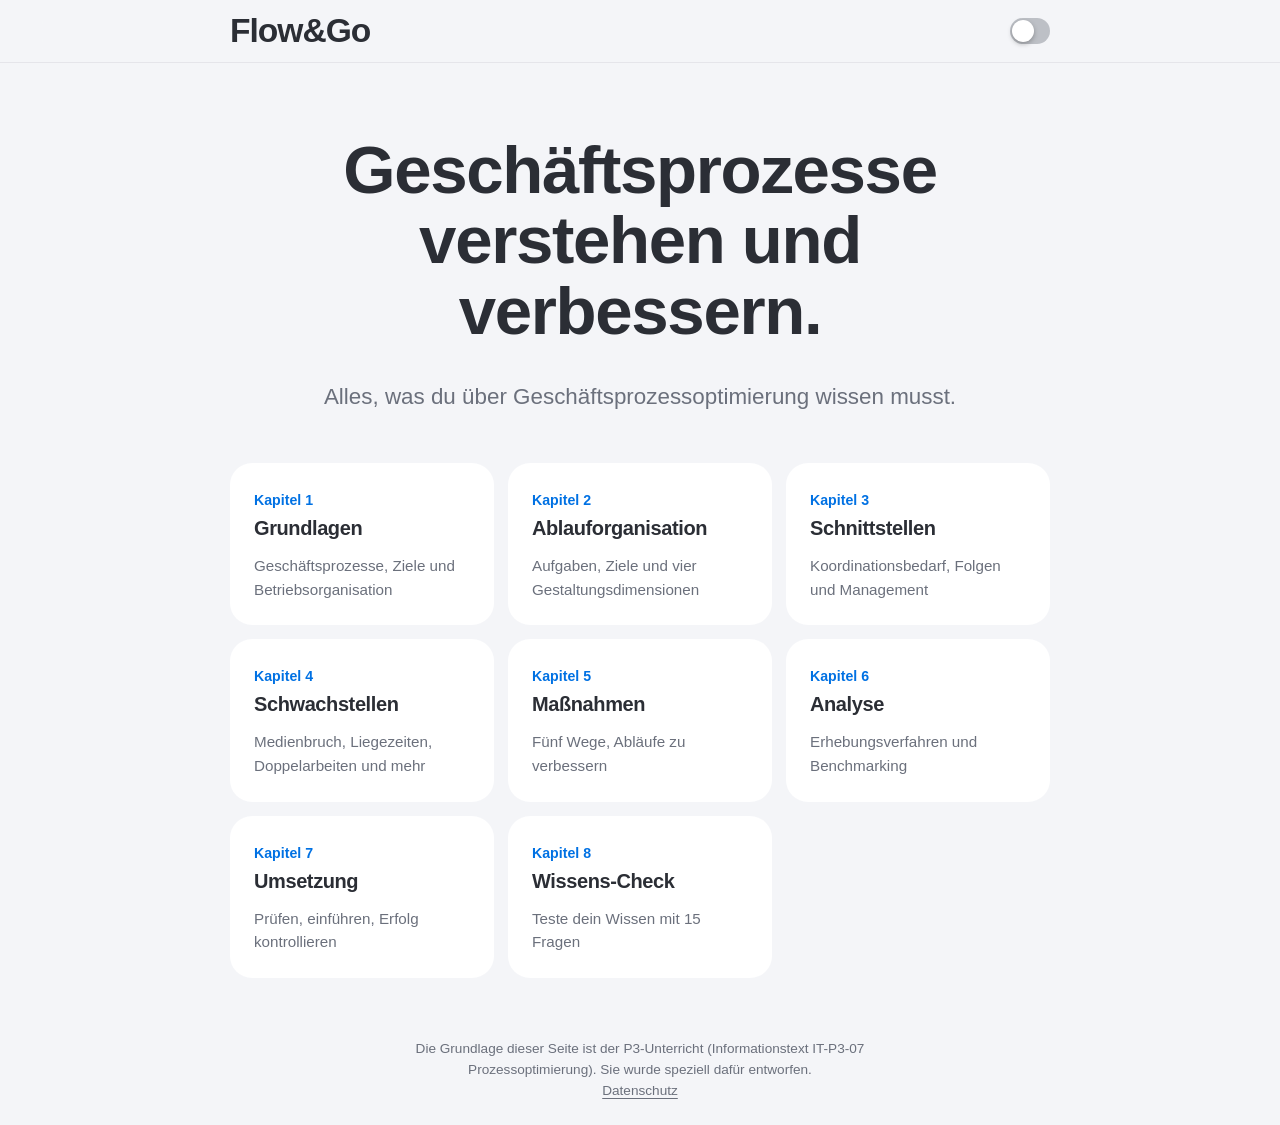
<file: index.html>
<!DOCTYPE html>
<html lang="de">
<head>
<meta charset="utf-8">
<meta name="viewport" content="width=device-width, initial-scale=1, viewport-fit=cover">
<meta name="description" content="Alles, was du über Geschäftsprozessoptimierung wissen musst.">
<title>Flow&amp;Go</title>
<link rel="icon" type="image/png" href="[data-uri]">
<script src="js/theme-init.js"></script>
<link rel="stylesheet" href="css/tokens.css">
<link rel="stylesheet" href="css/base.css">
<link rel="stylesheet" href="css/layout.css">
<link rel="stylesheet" href="css/components.css">
<link rel="stylesheet" href="css/motion.css">
</head>
<body>
<a class="skip" href="#inhalt">Zum Inhalt springen</a>
<header class="bar"><a class="brand" href="index.html">Flow&amp;Go</a><button id="theme" type="button" role="switch" aria-checked="false" aria-label="Dunkelmodus"></button></header>
<main id="inhalt">
<section class="page" id="home">
<h1>Geschäftsprozesse<br>verstehen und verbessern.</h1>
<p class="sub">Alles, was du über Geschäftsprozessoptimierung wissen musst.</p>
<div class="tiles">
<a class="tile" href="pages/grundlagen.html"><small>Kapitel 1</small><h3>Grundlagen</h3><p>Geschäftsprozesse, Ziele und Betriebsorganisation</p></a>
<a class="tile" href="pages/ablauforganisation.html"><small>Kapitel 2</small><h3>Ablauforganisation</h3><p>Aufgaben, Ziele und vier Gestaltungsdimensionen</p></a>
<a class="tile" href="pages/schnittstellen.html"><small>Kapitel 3</small><h3>Schnittstellen</h3><p>Koordinationsbedarf, Folgen und Management</p></a>
<a class="tile" href="pages/schwachstellen.html"><small>Kapitel 4</small><h3>Schwachstellen</h3><p>Medienbruch, Liegezeiten, Doppelarbeiten und mehr</p></a>
<a class="tile" href="pages/massnahmen.html"><small>Kapitel 5</small><h3>Maßnahmen</h3><p>Fünf Wege, Abläufe zu verbessern</p></a>
<a class="tile" href="pages/analyse.html"><small>Kapitel 6</small><h3>Analyse</h3><p>Erhebungsverfahren und Benchmarking</p></a>
<a class="tile" href="pages/umsetzung.html"><small>Kapitel 7</small><h3>Umsetzung</h3><p>Prüfen, einführen, Erfolg kontrollieren</p></a>
<a class="tile" href="pages/quiz.html"><small>Kapitel 8</small><h3>Wissens-Check</h3><p>Teste dein Wissen mit 15 Fragen</p></a>
</div>
</section>
</main>
<footer><p>Die Grundlage dieser Seite ist der P3-Unterricht (Informationstext IT-P3-07 Prozessoptimierung). Sie wurde speziell dafür entworfen.</p><p><a href="pages/datenschutz.html">Datenschutz</a></p></footer>
<script src="js/main.js" defer></script>
</body>
</html>
</file>
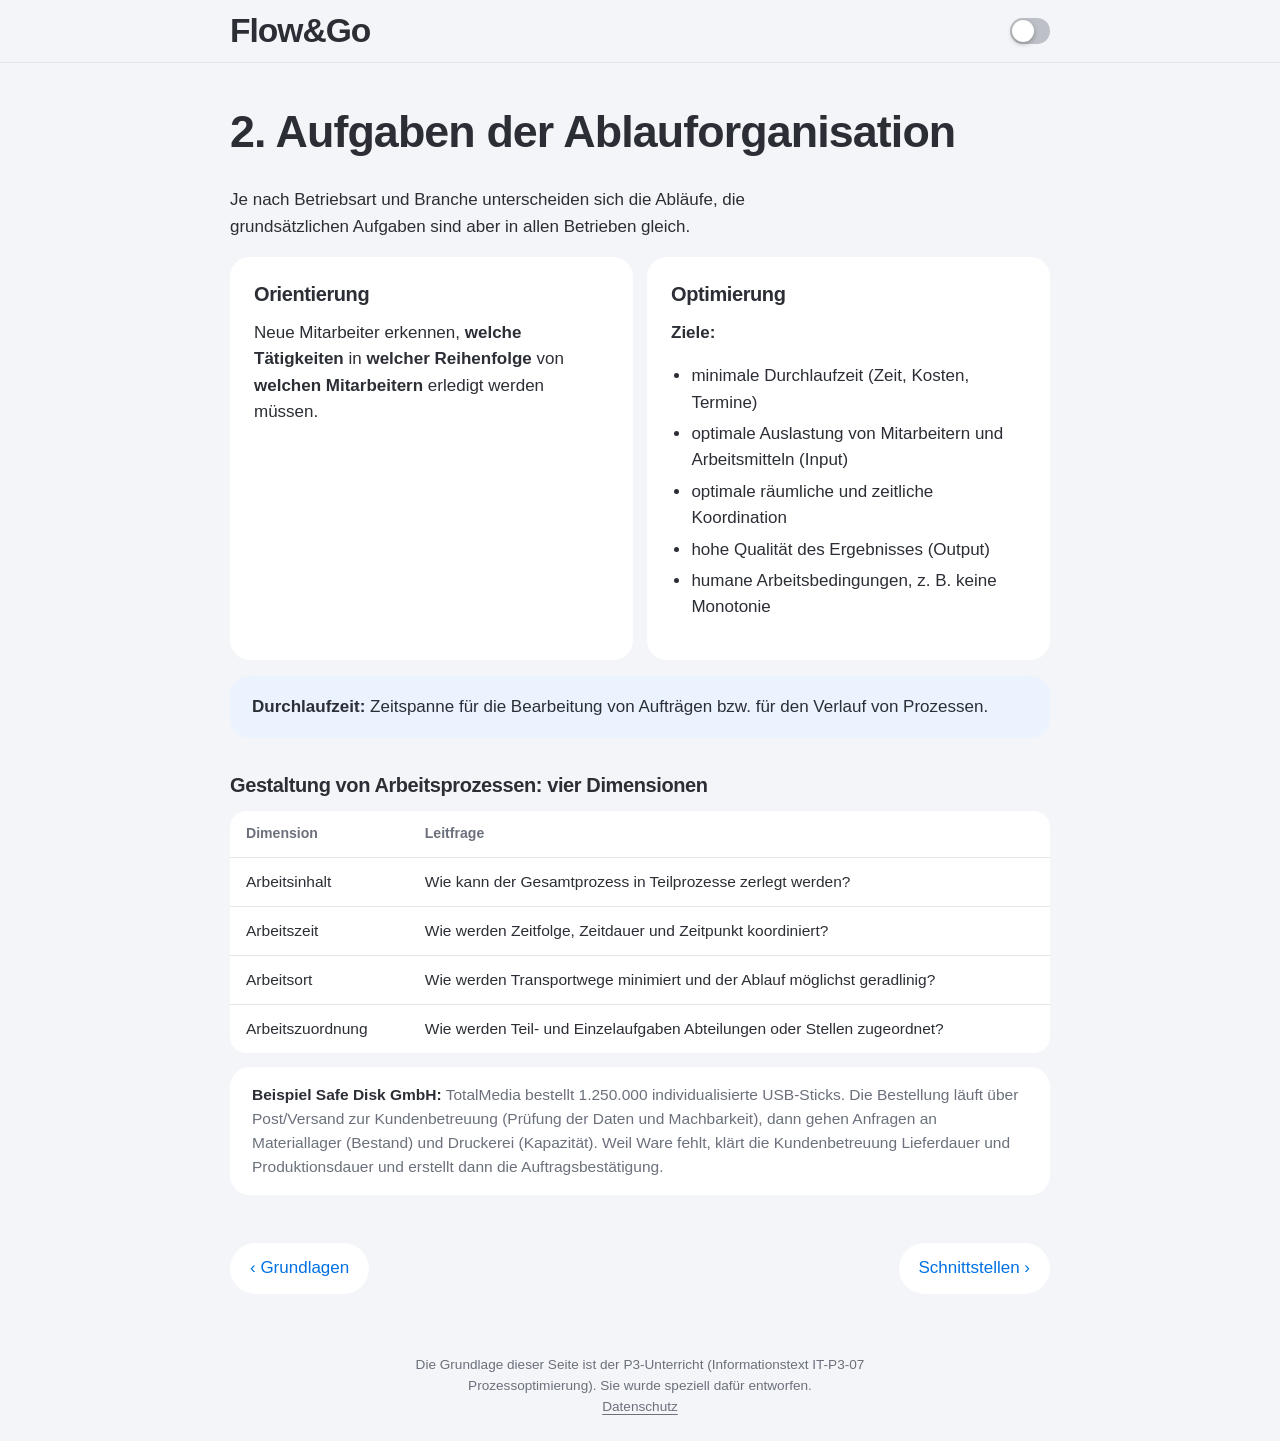
<file: pages/ablauforganisation.html>
<!DOCTYPE html>
<html lang="de">
<head>
<meta charset="utf-8">
<meta name="viewport" content="width=device-width, initial-scale=1, viewport-fit=cover">
<meta name="description" content="Aufgaben, Ziele und vier Gestaltungsdimensionen">
<title>Flow&amp;Go</title>
<link rel="icon" type="image/png" href="[data-uri]">
<script src="../js/theme-init.js"></script>
<link rel="stylesheet" href="../css/tokens.css">
<link rel="stylesheet" href="../css/base.css">
<link rel="stylesheet" href="../css/layout.css">
<link rel="stylesheet" href="../css/components.css">
<link rel="stylesheet" href="../css/motion.css">
</head>
<body>
<a class="skip" href="#inhalt">Zum Inhalt springen</a>
<header class="bar"><a class="brand" href="../index.html">Flow&amp;Go</a><button id="theme" type="button" role="switch" aria-checked="false" aria-label="Dunkelmodus"></button></header>
<main id="inhalt">
<article class="page" id="ablauf">
<h2>2. Aufgaben der Ablauforganisation</h2>
<p>Je nach Betriebsart und Branche unterscheiden sich die Abläufe, die grundsätzlichen Aufgaben sind aber in allen Betrieben gleich.</p>
<div class="grid">
<div class="card"><h3>Orientierung</h3>Neue Mitarbeiter erkennen, <b>welche Tätigkeiten</b> in <b>welcher Reihenfolge</b> von <b>welchen Mitarbeitern</b> erledigt werden müssen.</div>
<div class="card"><h3>Optimierung</h3><b>Ziele:</b><ul><li>minimale Durchlaufzeit (Zeit, Kosten, Termine)</li><li>optimale Auslastung von Mitarbeitern und Arbeitsmitteln (Input)</li><li>optimale räumliche und zeitliche Koordination</li><li>hohe Qualität des Ergebnisses (Output)</li><li>humane Arbeitsbedingungen, z. B. keine Monotonie</li></ul></div>
</div>
<div class="def"><b>Durchlaufzeit:</b> Zeitspanne für die Bearbeitung von Aufträgen bzw. für den Verlauf von Prozessen.</div>
<h3>Gestaltung von Arbeitsprozessen: vier Dimensionen</h3>
<div class="scroll" tabindex="0" role="region" aria-label="Tabelle (horizontal scrollbar)"><table>
<tr><th>Dimension</th><th>Leitfrage</th></tr>
<tr><td>Arbeitsinhalt</td><td>Wie kann der Gesamtprozess in Teilprozesse zerlegt werden?</td></tr>
<tr><td>Arbeitszeit</td><td>Wie werden Zeitfolge, Zeitdauer und Zeitpunkt koordiniert?</td></tr>
<tr><td>Arbeitsort</td><td>Wie werden Transportwege minimiert und der Ablauf möglichst geradlinig?</td></tr>
<tr><td>Arbeitszuordnung</td><td>Wie werden Teil- und Einzelaufgaben Abteilungen oder Stellen zugeordnet?</td></tr>
</table></div>
<div class="bsp"><b>Beispiel Safe Disk GmbH:</b> TotalMedia bestellt 1.250.000 individualisierte USB-Sticks. Die Bestellung läuft über Post/Versand zur Kundenbetreuung (Prüfung der Daten und Machbarkeit), dann gehen Anfragen an Materiallager (Bestand) und Druckerei (Kapazität). Weil Ware fehlt, klärt die Kundenbetreuung Lieferdauer und Produktionsdauer und erstellt dann die Auftragsbestätigung.</div>
<nav class="pager" aria-label="Kapitelnavigation"><a href="grundlagen.html" rel="prev">‹ Grundlagen</a><a href="schnittstellen.html" rel="next">Schnittstellen ›</a></nav>
</article>
</main>
<footer><p>Die Grundlage dieser Seite ist der P3-Unterricht (Informationstext IT-P3-07 Prozessoptimierung). Sie wurde speziell dafür entworfen.</p><p><a href="datenschutz.html">Datenschutz</a></p></footer>
<script src="../js/main.js" defer></script>
</body>
</html>
</file>
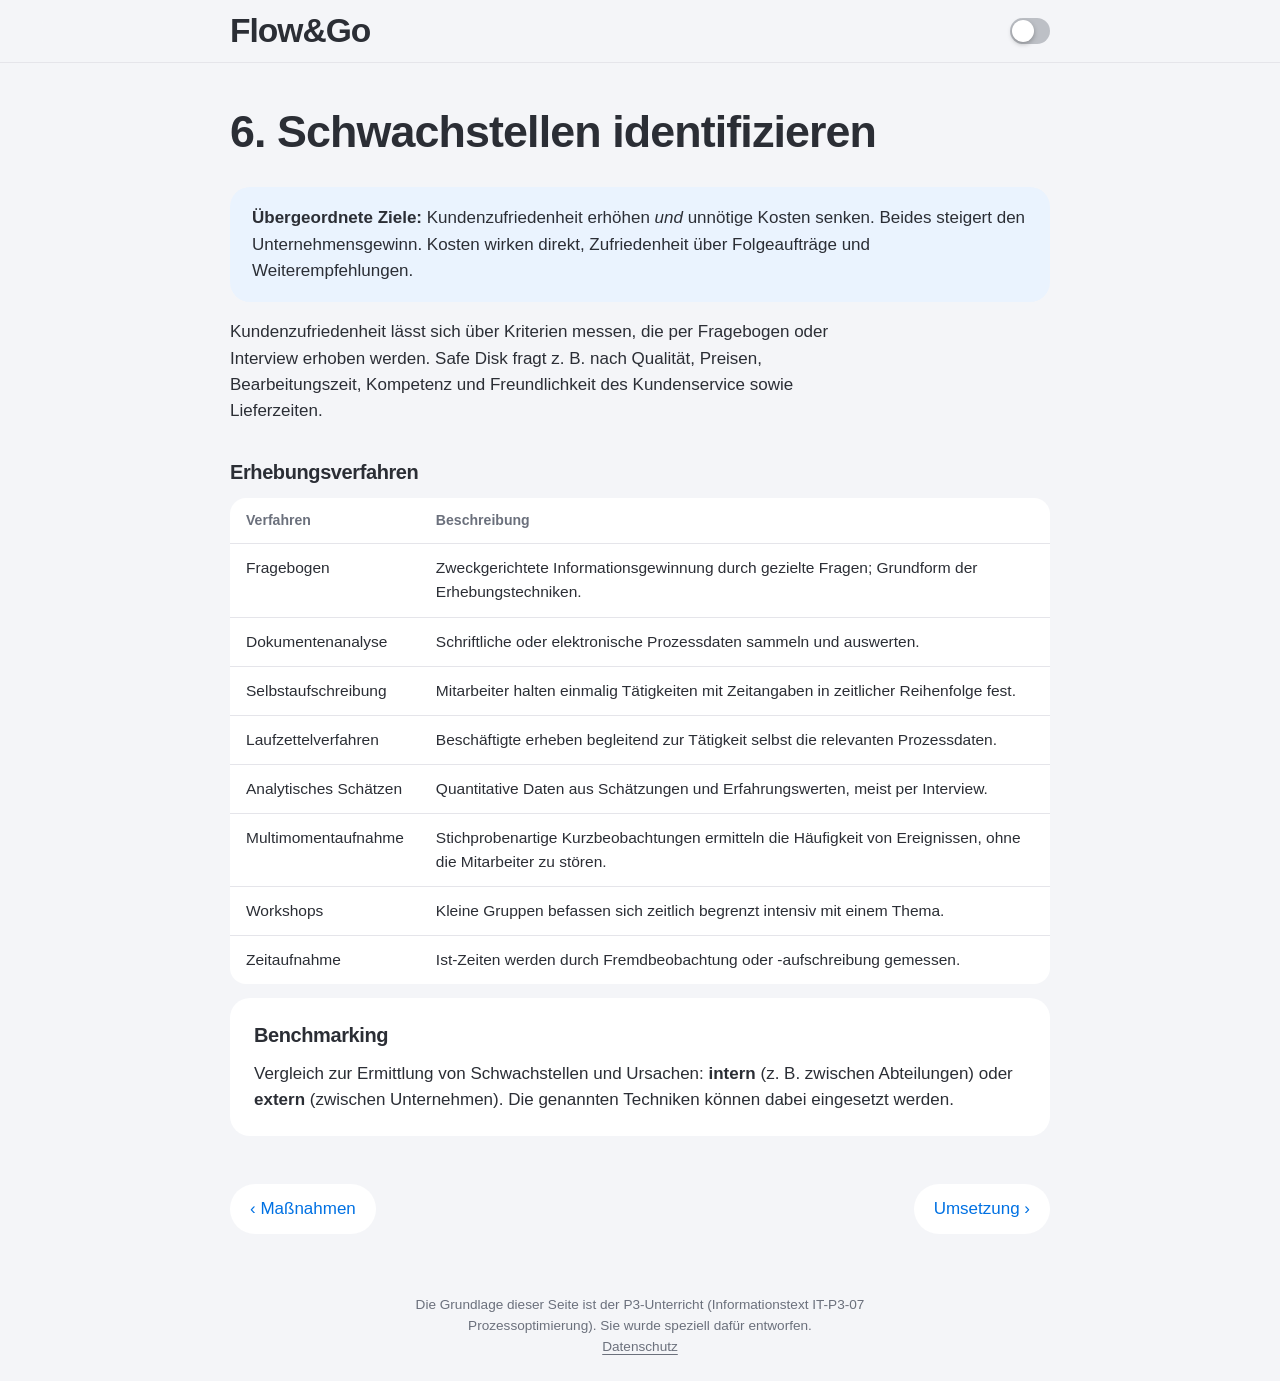
<file: pages/analyse.html>
<!DOCTYPE html>
<html lang="de">
<head>
<meta charset="utf-8">
<meta name="viewport" content="width=device-width, initial-scale=1, viewport-fit=cover">
<meta name="description" content="Erhebungsverfahren und Benchmarking">
<title>Flow&amp;Go</title>
<link rel="icon" type="image/png" href="[data-uri]">
<script src="../js/theme-init.js"></script>
<link rel="stylesheet" href="../css/tokens.css">
<link rel="stylesheet" href="../css/base.css">
<link rel="stylesheet" href="../css/layout.css">
<link rel="stylesheet" href="../css/components.css">
<link rel="stylesheet" href="../css/motion.css">
</head>
<body>
<a class="skip" href="#inhalt">Zum Inhalt springen</a>
<header class="bar"><a class="brand" href="../index.html">Flow&amp;Go</a><button id="theme" type="button" role="switch" aria-checked="false" aria-label="Dunkelmodus"></button></header>
<main id="inhalt">
<article class="page" id="analyse">
<h2>6. Schwachstellen identifizieren</h2>
<div class="def"><b>Übergeordnete Ziele:</b> Kundenzufriedenheit erhöhen <i>und</i> unnötige Kosten senken. Beides steigert den Unternehmensgewinn. Kosten wirken direkt, Zufriedenheit über Folgeaufträge und Weiterempfehlungen.</div>
<p>Kundenzufriedenheit lässt sich über Kriterien messen, die per Fragebogen oder Interview erhoben werden. Safe Disk fragt z. B. nach Qualität, Preisen, Bearbeitungszeit, Kompetenz und Freundlichkeit des Kundenservice sowie Lieferzeiten.</p>
<h3>Erhebungsverfahren</h3>
<div class="scroll" tabindex="0" role="region" aria-label="Tabelle (horizontal scrollbar)"><table>
<tr><th>Verfahren</th><th>Beschreibung</th></tr>
<tr><td>Fragebogen</td><td>Zweckgerichtete Informationsgewinnung durch gezielte Fragen; Grundform der Erhebungstechniken.</td></tr>
<tr><td>Dokumentenanalyse</td><td>Schriftliche oder elektronische Prozessdaten sammeln und auswerten.</td></tr>
<tr><td>Selbstaufschreibung</td><td>Mitarbeiter halten einmalig Tätigkeiten mit Zeitangaben in zeitlicher Reihenfolge fest.</td></tr>
<tr><td>Laufzettelverfahren</td><td>Beschäftigte erheben begleitend zur Tätigkeit selbst die relevanten Prozessdaten.</td></tr>
<tr><td>Analytisches Schätzen</td><td>Quantitative Daten aus Schätzungen und Erfahrungswerten, meist per Interview.</td></tr>
<tr><td>Multimomentaufnahme</td><td>Stichprobenartige Kurzbeobachtungen ermitteln die Häufigkeit von Ereignissen, ohne die Mitarbeiter zu stören.</td></tr>
<tr><td>Workshops</td><td>Kleine Gruppen befassen sich zeitlich begrenzt intensiv mit einem Thema.</td></tr>
<tr><td>Zeitaufnahme</td><td>Ist-Zeiten werden durch Fremdbeobachtung oder -aufschreibung gemessen.</td></tr>
</table></div>
<div class="card"><h3>Benchmarking</h3>Vergleich zur Ermittlung von Schwachstellen und Ursachen: <b>intern</b> (z. B. zwischen Abteilungen) oder <b>extern</b> (zwischen Unternehmen). Die genannten Techniken können dabei eingesetzt werden.</div>
<nav class="pager" aria-label="Kapitelnavigation"><a href="massnahmen.html" rel="prev">‹ Maßnahmen</a><a href="umsetzung.html" rel="next">Umsetzung ›</a></nav>
</article>
</main>
<footer><p>Die Grundlage dieser Seite ist der P3-Unterricht (Informationstext IT-P3-07 Prozessoptimierung). Sie wurde speziell dafür entworfen.</p><p><a href="datenschutz.html">Datenschutz</a></p></footer>
<script src="../js/main.js" defer></script>
</body>
</html>
</file>
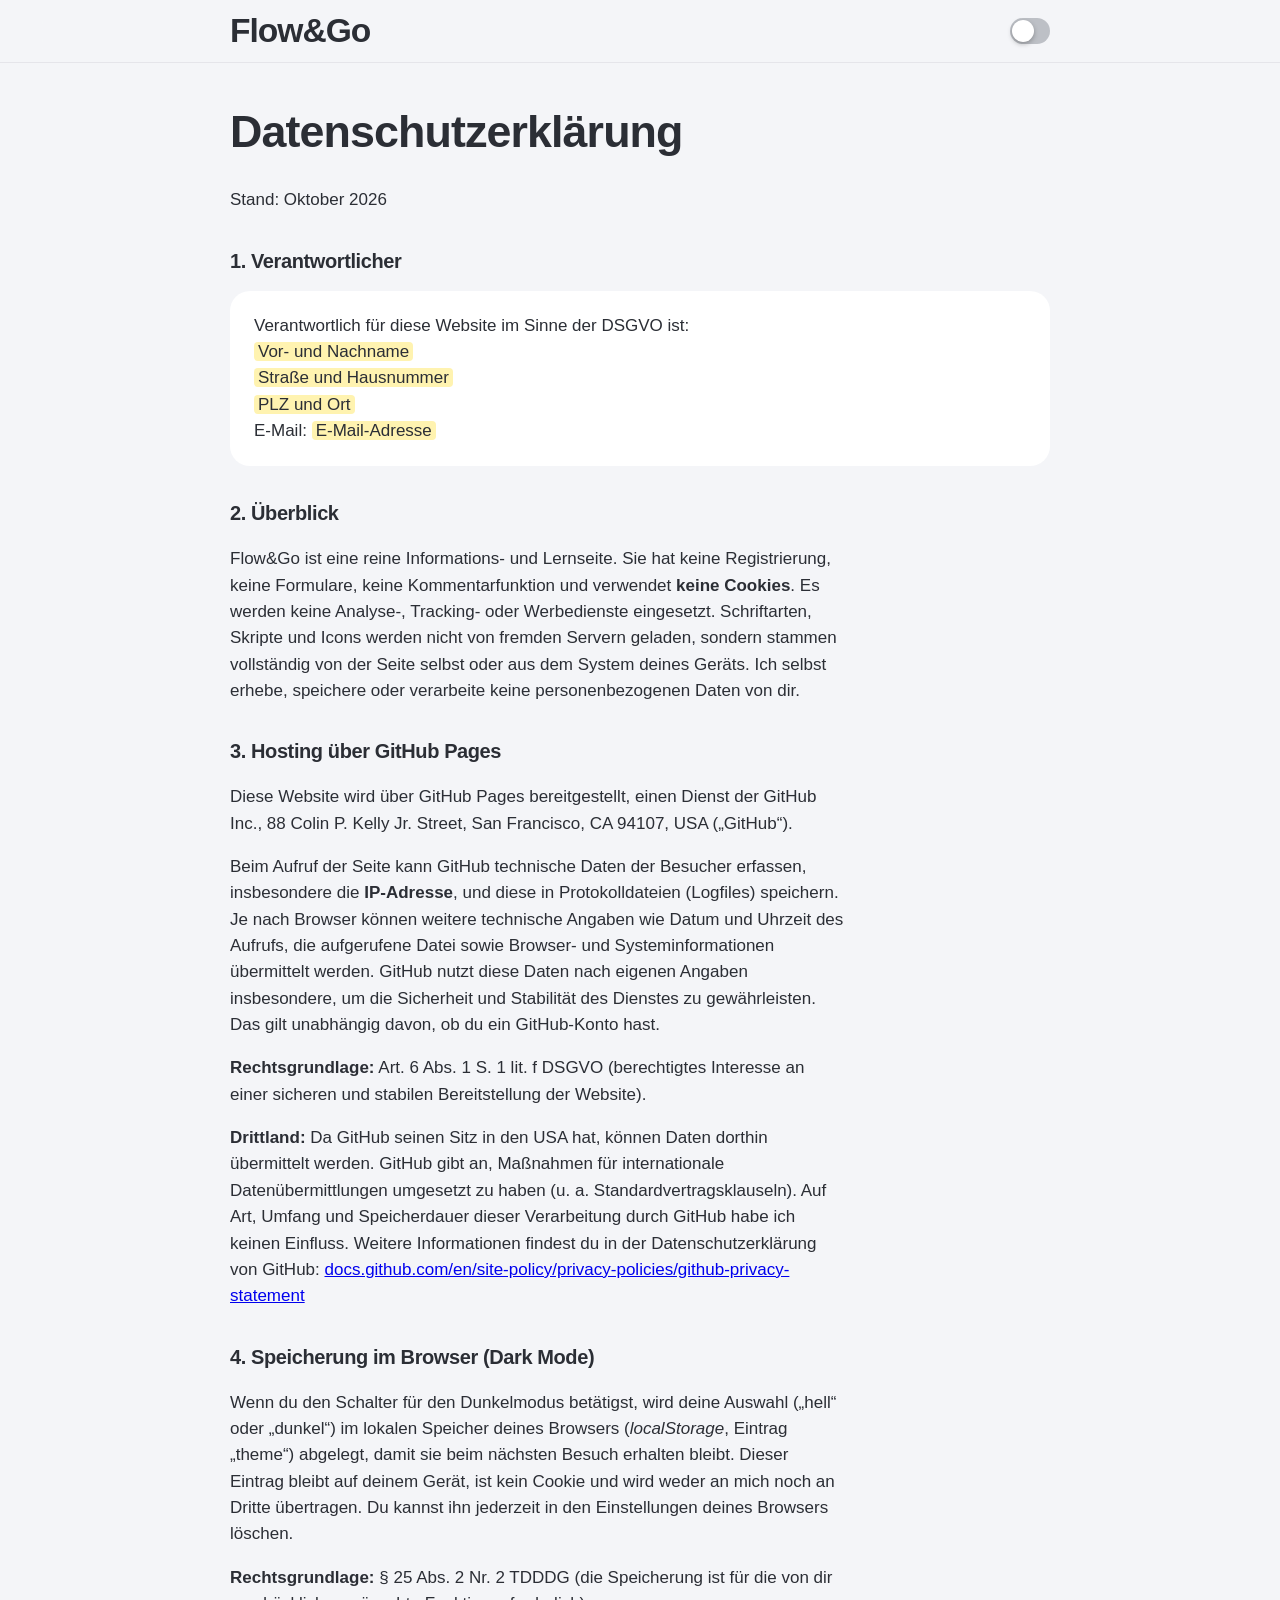
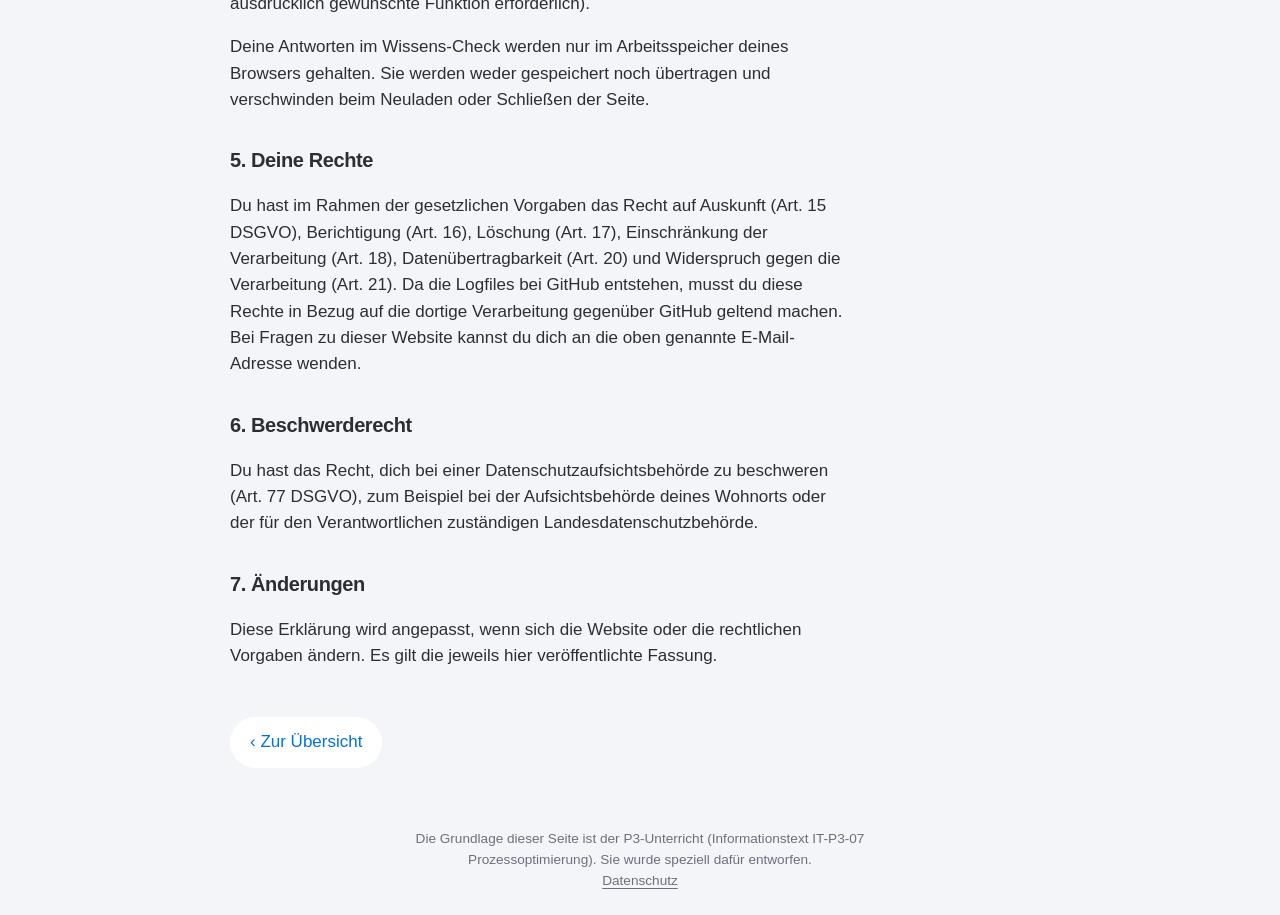
<file: pages/datenschutz.html>
<!DOCTYPE html>
<html lang="de">
<head>
<meta charset="utf-8">
<meta name="viewport" content="width=device-width, initial-scale=1, viewport-fit=cover">
<meta name="description" content="Datenschutzerklärung von Flow&amp;Go">
<title>Flow&amp;Go</title>
<link rel="icon" type="image/png" href="[data-uri]">
<script src="../js/theme-init.js"></script>
<link rel="stylesheet" href="../css/tokens.css">
<link rel="stylesheet" href="../css/base.css">
<link rel="stylesheet" href="../css/layout.css">
<link rel="stylesheet" href="../css/components.css">
<link rel="stylesheet" href="../css/motion.css">
</head>
<body>
<a class="skip" href="#inhalt">Zum Inhalt springen</a>
<header class="bar"><a class="brand" href="../index.html">Flow&amp;Go</a><button id="theme" type="button" role="switch" aria-checked="false" aria-label="Dunkelmodus"></button></header>
<main id="inhalt">
<article class="page" id="datenschutz">
<h2>Datenschutzerklärung</h2>
<p>Stand: Oktober 2026</p>

<h3>1. Verantwortlicher</h3>
<div class="card"><p style="margin:0">Verantwortlich für diese Website im Sinne der DSGVO ist:<br><span class="todo">Vor- und Nachname</span><br><span class="todo">Straße und Hausnummer</span><br><span class="todo">PLZ und Ort</span><br>E-Mail: <span class="todo">E-Mail-Adresse</span></p></div>

<h3>2. Überblick</h3>
<p>Flow&amp;Go ist eine reine Informations- und Lernseite. Sie hat keine Registrierung, keine Formulare, keine Kommentarfunktion und verwendet <b>keine Cookies</b>. Es werden keine Analyse-, Tracking- oder Werbedienste eingesetzt. Schriftarten, Skripte und Icons werden nicht von fremden Servern geladen, sondern stammen vollständig von der Seite selbst oder aus dem System deines Geräts. Ich selbst erhebe, speichere oder verarbeite keine personenbezogenen Daten von dir.</p>

<h3>3. Hosting über GitHub Pages</h3>
<p>Diese Website wird über GitHub Pages bereitgestellt, einen Dienst der GitHub Inc., 88 Colin P. Kelly Jr. Street, San Francisco, CA 94107, USA („GitHub“).</p>
<p>Beim Aufruf der Seite kann GitHub technische Daten der Besucher erfassen, insbesondere die <b>IP-Adresse</b>, und diese in Protokolldateien (Logfiles) speichern. Je nach Browser können weitere technische Angaben wie Datum und Uhrzeit des Aufrufs, die aufgerufene Datei sowie Browser- und Systeminformationen übermittelt werden. GitHub nutzt diese Daten nach eigenen Angaben insbesondere, um die Sicherheit und Stabilität des Dienstes zu gewährleisten. Das gilt unabhängig davon, ob du ein GitHub-Konto hast.</p>
<p><b>Rechtsgrundlage:</b> Art. 6 Abs. 1 S. 1 lit. f DSGVO (berechtigtes Interesse an einer sicheren und stabilen Bereitstellung der Website).</p>
<p><b>Drittland:</b> Da GitHub seinen Sitz in den USA hat, können Daten dorthin übermittelt werden. GitHub gibt an, Maßnahmen für internationale Datenübermittlungen umgesetzt zu haben (u. a. Standardvertragsklauseln). Auf Art, Umfang und Speicherdauer dieser Verarbeitung durch GitHub habe ich keinen Einfluss. Weitere Informationen findest du in der Datenschutzerklärung von GitHub: <a href="https://docs.github.com/en/site-policy/privacy-policies/github-privacy-statement" rel="noopener noreferrer">docs.github.com/en/site-policy/privacy-policies/github-privacy-statement</a></p>

<h3>4. Speicherung im Browser (Dark Mode)</h3>
<p>Wenn du den Schalter für den Dunkelmodus betätigst, wird deine Auswahl („hell“ oder „dunkel“) im lokalen Speicher deines Browsers (<i>localStorage</i>, Eintrag „theme“) abgelegt, damit sie beim nächsten Besuch erhalten bleibt. Dieser Eintrag bleibt auf deinem Gerät, ist kein Cookie und wird weder an mich noch an Dritte übertragen. Du kannst ihn jederzeit in den Einstellungen deines Browsers löschen.</p>
<p><b>Rechtsgrundlage:</b> § 25 Abs. 2 Nr. 2 TDDDG (die Speicherung ist für die von dir ausdrücklich gewünschte Funktion erforderlich).</p>
<p>Deine Antworten im Wissens-Check werden nur im Arbeitsspeicher deines Browsers gehalten. Sie werden weder gespeichert noch übertragen und verschwinden beim Neuladen oder Schließen der Seite.</p>

<h3>5. Deine Rechte</h3>
<p>Du hast im Rahmen der gesetzlichen Vorgaben das Recht auf Auskunft (Art. 15 DSGVO), Berichtigung (Art. 16), Löschung (Art. 17), Einschränkung der Verarbeitung (Art. 18), Datenübertragbarkeit (Art. 20) und Widerspruch gegen die Verarbeitung (Art. 21). Da die Logfiles bei GitHub entstehen, musst du diese Rechte in Bezug auf die dortige Verarbeitung gegenüber GitHub geltend machen. Bei Fragen zu dieser Website kannst du dich an die oben genannte E-Mail-Adresse wenden.</p>

<h3>6. Beschwerderecht</h3>
<p>Du hast das Recht, dich bei einer Datenschutzaufsichtsbehörde zu beschweren (Art. 77 DSGVO), zum Beispiel bei der Aufsichtsbehörde deines Wohnorts oder der für den Verantwortlichen zuständigen Landesdatenschutzbehörde.</p>

<h3>7. Änderungen</h3>
<p>Diese Erklärung wird angepasst, wenn sich die Website oder die rechtlichen Vorgaben ändern. Es gilt die jeweils hier veröffentlichte Fassung.</p>
<nav class="pager" aria-label="Navigation"><a href="../index.html">‹ Zur Übersicht</a></nav>
</article>
</main>
<footer><p>Die Grundlage dieser Seite ist der P3-Unterricht (Informationstext IT-P3-07 Prozessoptimierung). Sie wurde speziell dafür entworfen.</p><p><a href="datenschutz.html">Datenschutz</a></p></footer>
<script src="../js/main.js" defer></script>
</body>
</html>
</file>
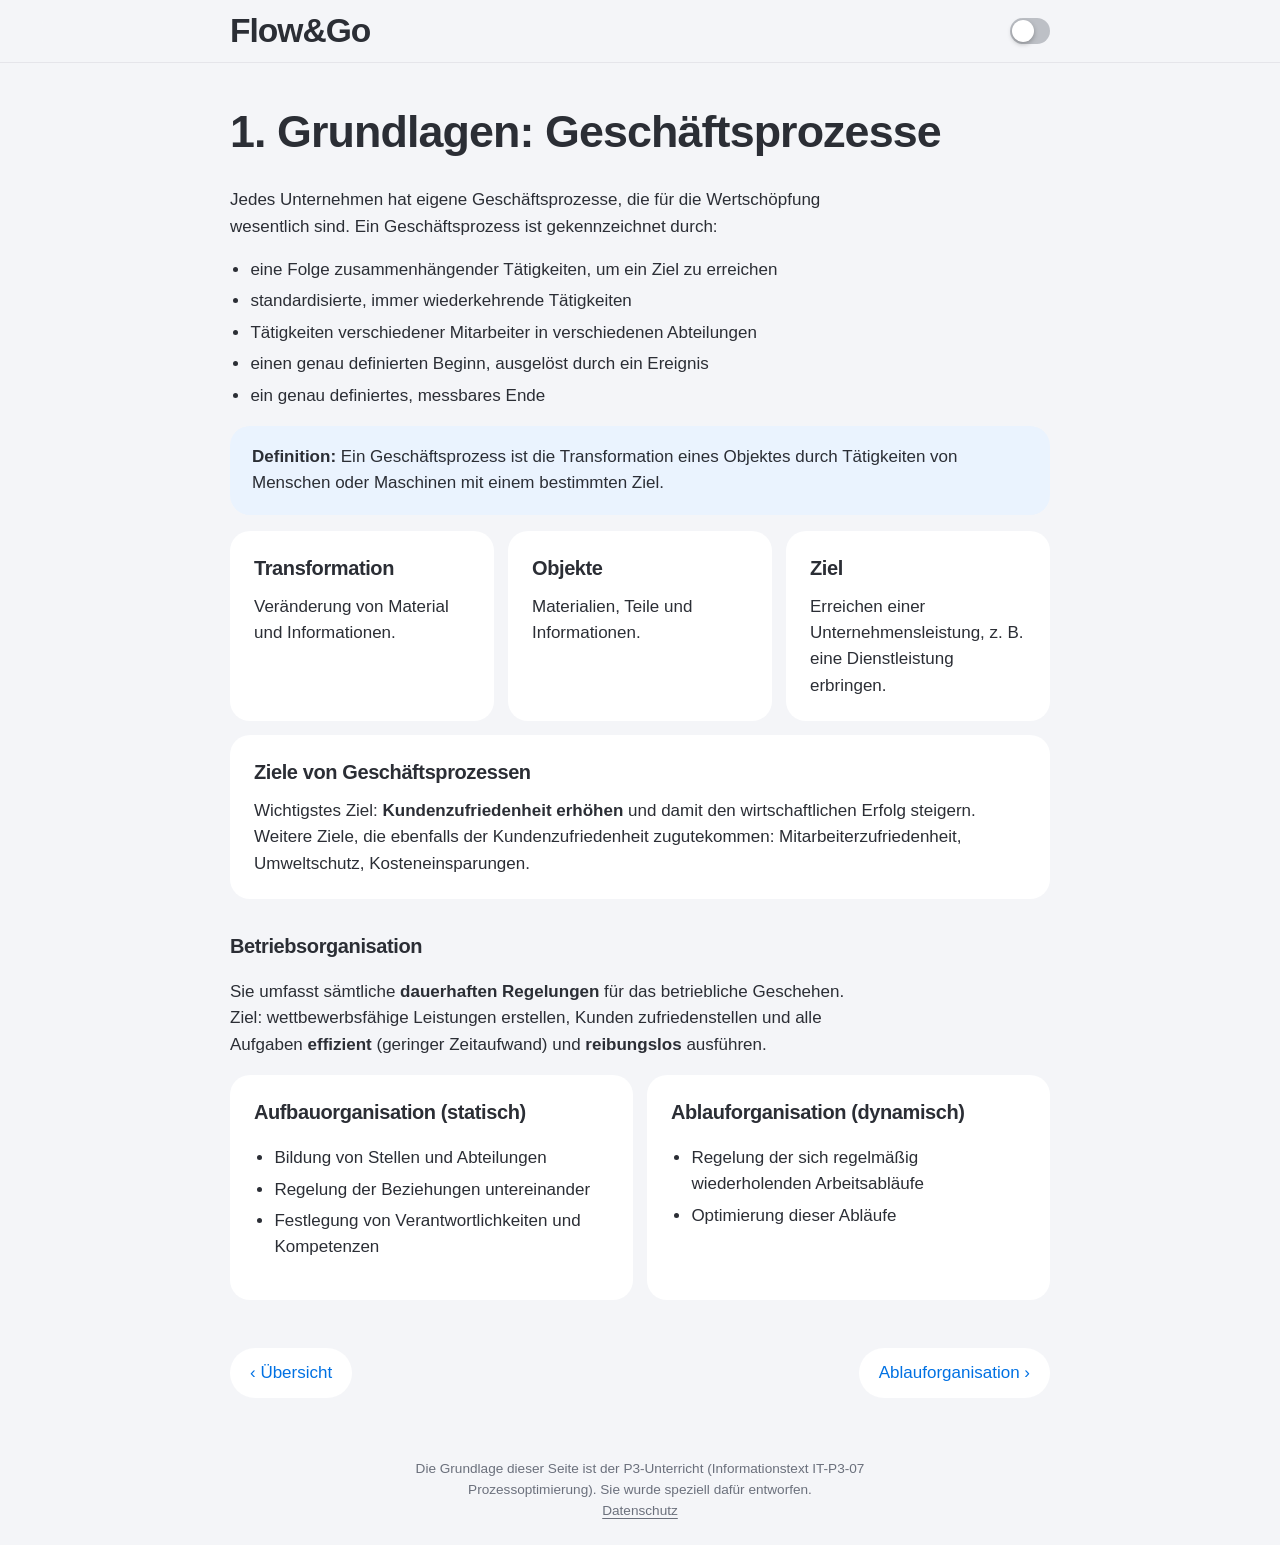
<file: pages/grundlagen.html>
<!DOCTYPE html>
<html lang="de">
<head>
<meta charset="utf-8">
<meta name="viewport" content="width=device-width, initial-scale=1, viewport-fit=cover">
<meta name="description" content="Geschäftsprozesse, Ziele und Betriebsorganisation">
<title>Flow&amp;Go</title>
<link rel="icon" type="image/png" href="[data-uri]">
<script src="../js/theme-init.js"></script>
<link rel="stylesheet" href="../css/tokens.css">
<link rel="stylesheet" href="../css/base.css">
<link rel="stylesheet" href="../css/layout.css">
<link rel="stylesheet" href="../css/components.css">
<link rel="stylesheet" href="../css/motion.css">
</head>
<body>
<a class="skip" href="#inhalt">Zum Inhalt springen</a>
<header class="bar"><a class="brand" href="../index.html">Flow&amp;Go</a><button id="theme" type="button" role="switch" aria-checked="false" aria-label="Dunkelmodus"></button></header>
<main id="inhalt">
<article class="page" id="grund">
<h2>1. Grundlagen: Geschäftsprozesse</h2>
<p>Jedes Unternehmen hat eigene Geschäftsprozesse, die für die Wertschöpfung wesentlich sind. Ein Geschäftsprozess ist gekennzeichnet durch:</p>
<ul>
<li>eine Folge zusammenhängender Tätigkeiten, um ein Ziel zu erreichen</li>
<li>standardisierte, immer wiederkehrende Tätigkeiten</li>
<li>Tätigkeiten verschiedener Mitarbeiter in verschiedenen Abteilungen</li>
<li>einen genau definierten Beginn, ausgelöst durch ein Ereignis</li>
<li>ein genau definiertes, messbares Ende</li>
</ul>
<div class="def"><b>Definition:</b> Ein Geschäftsprozess ist die Transformation eines Objektes durch Tätigkeiten von Menschen oder Maschinen mit einem bestimmten Ziel.</div>
<div class="grid">
<div class="card"><h3>Transformation</h3>Veränderung von Material und Informationen.</div>
<div class="card"><h3>Objekte</h3>Materialien, Teile und Informationen.</div>
<div class="card"><h3>Ziel</h3>Erreichen einer Unternehmensleistung, z. B. eine Dienstleistung erbringen.</div>
</div>
<div class="card"><h3>Ziele von Geschäftsprozessen</h3>Wichtigstes Ziel: <b>Kundenzufriedenheit erhöhen</b> und damit den wirtschaftlichen Erfolg steigern. Weitere Ziele, die ebenfalls der Kundenzufriedenheit zugutekommen: Mitarbeiterzufriedenheit, Umweltschutz, Kosteneinsparungen.</div>

<h3>Betriebsorganisation</h3>
<p>Sie umfasst sämtliche <b>dauerhaften Regelungen</b> für das betriebliche Geschehen. Ziel: wettbewerbsfähige Leistungen erstellen, Kunden zufriedenstellen und alle Aufgaben <b>effizient</b> (geringer Zeitaufwand) und <b>reibungslos</b> ausführen.</p>
<div class="grid">
<div class="card"><h3>Aufbauorganisation (statisch)</h3><ul><li>Bildung von Stellen und Abteilungen</li><li>Regelung der Beziehungen untereinander</li><li>Festlegung von Verantwortlichkeiten und Kompetenzen</li></ul></div>
<div class="card"><h3>Ablauforganisation (dynamisch)</h3><ul><li>Regelung der sich regelmäßig wiederholenden Arbeitsabläufe</li><li>Optimierung dieser Abläufe</li></ul></div>
</div>
<nav class="pager" aria-label="Kapitelnavigation"><a href="../index.html" rel="prev">‹ Übersicht</a><a href="ablauforganisation.html" rel="next">Ablauforganisation ›</a></nav>
</article>
</main>
<footer><p>Die Grundlage dieser Seite ist der P3-Unterricht (Informationstext IT-P3-07 Prozessoptimierung). Sie wurde speziell dafür entworfen.</p><p><a href="datenschutz.html">Datenschutz</a></p></footer>
<script src="../js/main.js" defer></script>
</body>
</html>
</file>
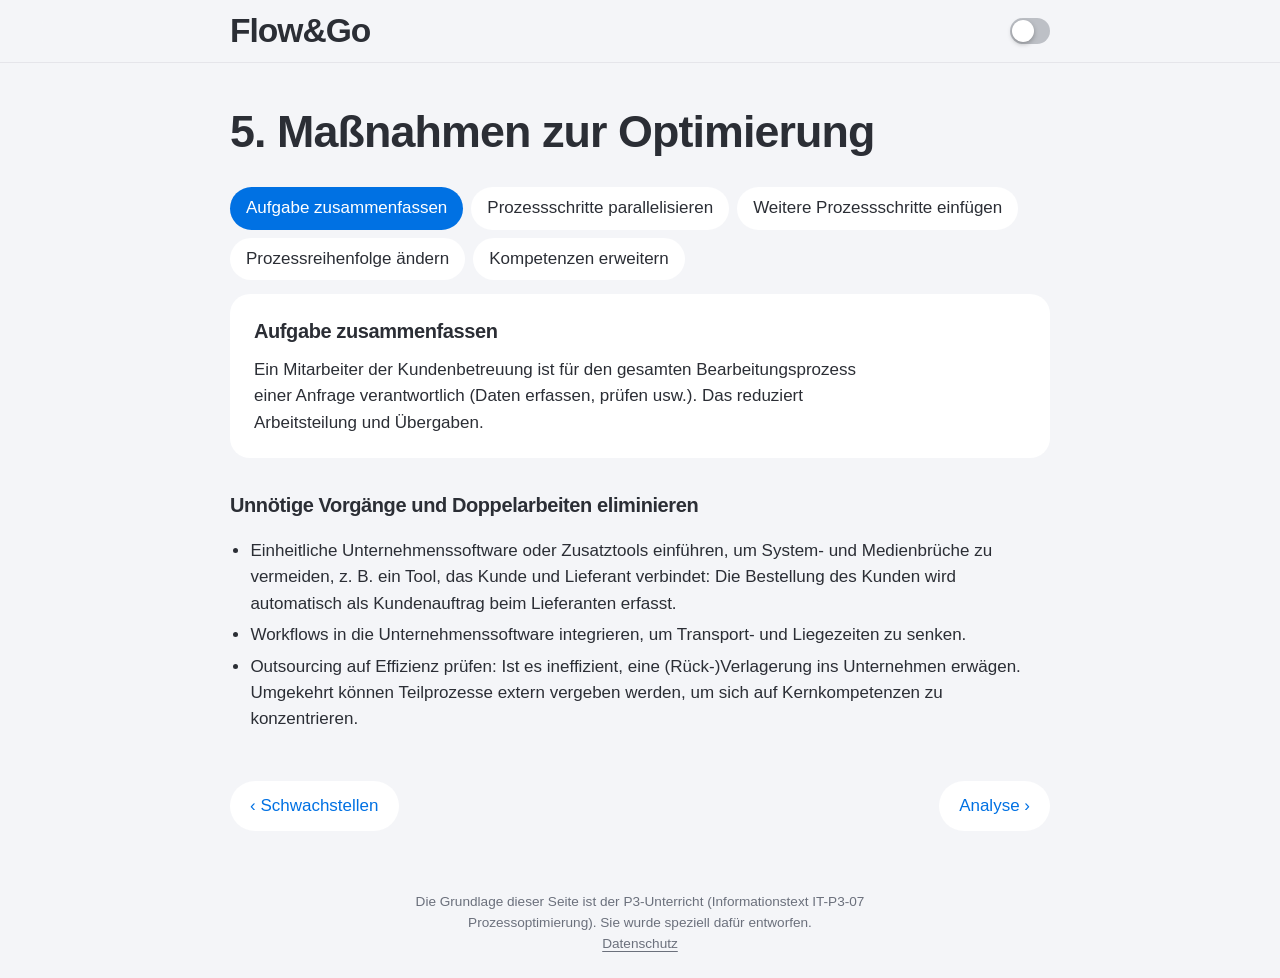
<file: pages/massnahmen.html>
<!DOCTYPE html>
<html lang="de">
<head>
<meta charset="utf-8">
<meta name="viewport" content="width=device-width, initial-scale=1, viewport-fit=cover">
<meta name="description" content="Fünf Wege, Abläufe zu verbessern">
<title>Flow&amp;Go</title>
<link rel="icon" type="image/png" href="[data-uri]">
<script src="../js/theme-init.js"></script>
<link rel="stylesheet" href="../css/tokens.css">
<link rel="stylesheet" href="../css/base.css">
<link rel="stylesheet" href="../css/layout.css">
<link rel="stylesheet" href="../css/components.css">
<link rel="stylesheet" href="../css/motion.css">
</head>
<body>
<a class="skip" href="#inhalt">Zum Inhalt springen</a>
<header class="bar"><a class="brand" href="../index.html">Flow&amp;Go</a><button id="theme" type="button" role="switch" aria-checked="false" aria-label="Dunkelmodus"></button></header>
<main id="inhalt">
<article class="page" id="massn">
<h2>5. Maßnahmen zur Optimierung</h2>
<div class="tabs" role="tablist" aria-label="Optimierungsmaßnahmen"><button class="tab" type="button" role="tab" id="tab-0" aria-controls="panel-0" aria-selected="true" tabindex="0">Aufgabe zusammenfassen</button><button class="tab" type="button" role="tab" id="tab-1" aria-controls="panel-1" aria-selected="false" tabindex="-1">Prozessschritte parallelisieren</button><button class="tab" type="button" role="tab" id="tab-2" aria-controls="panel-2" aria-selected="false" tabindex="-1">Weitere Prozessschritte einfügen</button><button class="tab" type="button" role="tab" id="tab-3" aria-controls="panel-3" aria-selected="false" tabindex="-1">Prozessreihenfolge ändern</button><button class="tab" type="button" role="tab" id="tab-4" aria-controls="panel-4" aria-selected="false" tabindex="-1">Kompetenzen erweitern</button></div>
<div class="card panel" role="tabpanel" id="panel-0" aria-labelledby="tab-0"><h3>Aufgabe zusammenfassen</h3><p style="margin:0">Ein Mitarbeiter der Kundenbetreuung ist für den gesamten Bearbeitungsprozess einer Anfrage verantwortlich (Daten erfassen, prüfen usw.). Das reduziert Arbeitsteilung und Übergaben.</p></div>
<div class="card panel" role="tabpanel" id="panel-1" aria-labelledby="tab-1" hidden><h3>Prozessschritte parallelisieren</h3><p style="margin:0">Daten prüfen (Kundenbetreuung) und Bonität prüfen (Rechnungswesen) laufen gleichzeitig statt nacheinander.</p></div>
<div class="card panel" role="tabpanel" id="panel-2" aria-labelledby="tab-2" hidden><h3>Weitere Prozessschritte einfügen</h3><p style="margin:0">Bei erhöhten Fehlerquoten an einem Prozessschritt wird ein Qualitätssicherungsmitarbeiter einbezogen.</p></div>
<div class="card panel" role="tabpanel" id="panel-3" aria-labelledby="tab-3" hidden><h3>Prozessreihenfolge ändern</h3><p style="margin:0">Weil die Produktion oft überlastet war und Aufträge daran scheiterten, wird zuerst die Machbarkeit in der Produktion geprüft, danach die Lagerbestände.</p></div>
<div class="card panel" role="tabpanel" id="panel-4" aria-labelledby="tab-4" hidden><h3>Kompetenzen erweitern</h3><p style="margin:0">Die Prüfung durch Vorgesetzte wird auf den ausführenden Mitarbeiter übertragen. Liegezeiten entfallen, zusammengefasste Aufgaben werden möglich.</p></div>

<h3>Unnötige Vorgänge und Doppelarbeiten eliminieren</h3>
<ul>
<li>Einheitliche Unternehmenssoftware oder Zusatztools einführen, um System- und Medienbrüche zu vermeiden, z. B. ein Tool, das Kunde und Lieferant verbindet: Die Bestellung des Kunden wird automatisch als Kundenauftrag beim Lieferanten erfasst.</li>
<li>Workflows in die Unternehmenssoftware integrieren, um Transport- und Liegezeiten zu senken.</li>
<li>Outsourcing auf Effizienz prüfen: Ist es ineffizient, eine (Rück-)Verlagerung ins Unternehmen erwägen. Umgekehrt können Teilprozesse extern vergeben werden, um sich auf Kernkompetenzen zu konzentrieren.</li>
</ul>
<nav class="pager" aria-label="Kapitelnavigation"><a href="schwachstellen.html" rel="prev">‹ Schwachstellen</a><a href="analyse.html" rel="next">Analyse ›</a></nav>
</article>
</main>
<footer><p>Die Grundlage dieser Seite ist der P3-Unterricht (Informationstext IT-P3-07 Prozessoptimierung). Sie wurde speziell dafür entworfen.</p><p><a href="datenschutz.html">Datenschutz</a></p></footer>
<script src="../js/main.js" defer></script>
<script src="../js/tabs.js" defer></script>
</body>
</html>
</file>
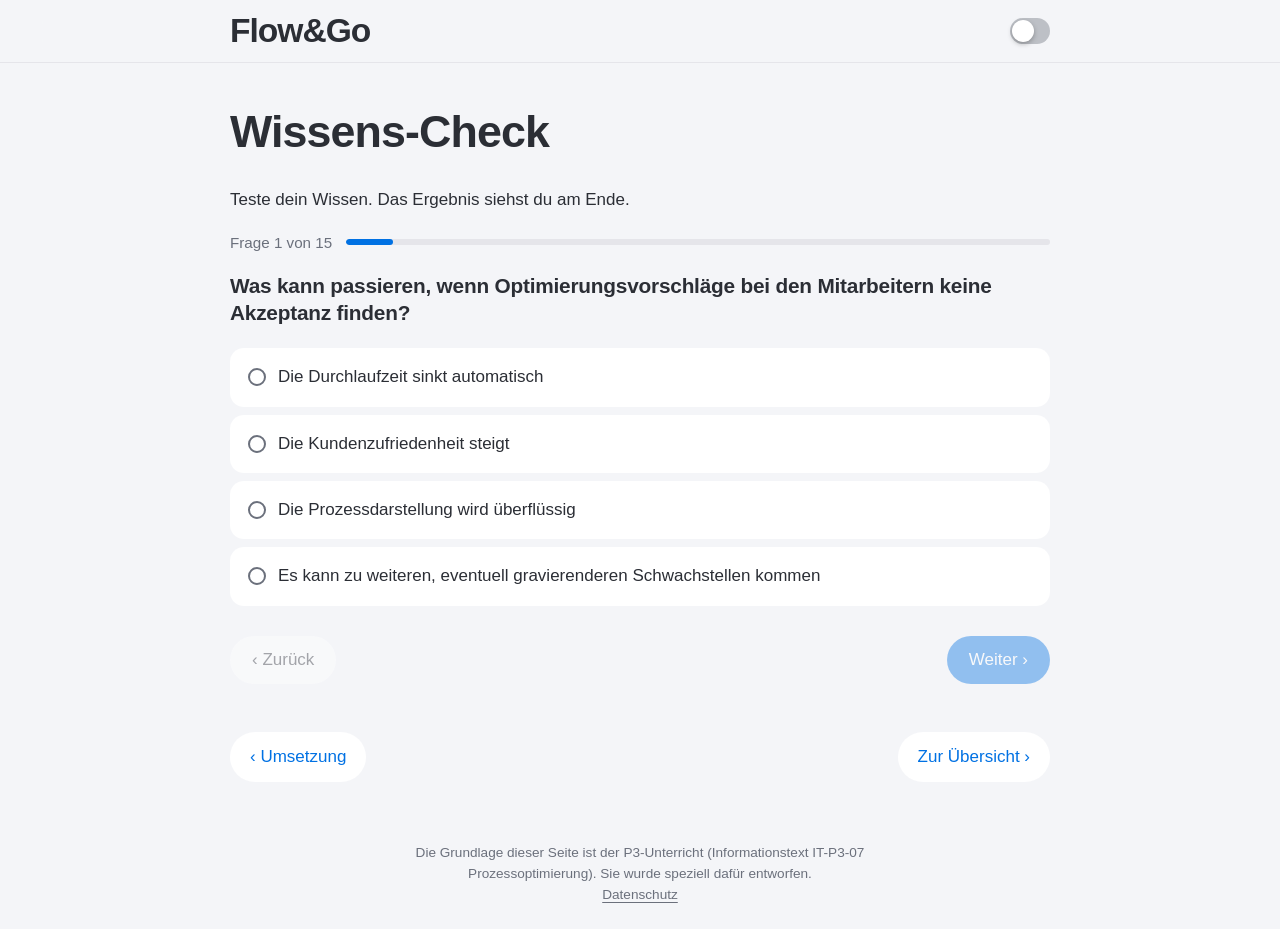
<file: pages/quiz.html>
<!DOCTYPE html>
<html lang="de">
<head>
<meta charset="utf-8">
<meta name="viewport" content="width=device-width, initial-scale=1, viewport-fit=cover">
<meta name="description" content="Teste dein Wissen mit 15 Fragen">
<title>Flow&amp;Go</title>
<link rel="icon" type="image/png" href="[data-uri]">
<script src="../js/theme-init.js"></script>
<link rel="stylesheet" href="../css/tokens.css">
<link rel="stylesheet" href="../css/base.css">
<link rel="stylesheet" href="../css/layout.css">
<link rel="stylesheet" href="../css/components.css">
<link rel="stylesheet" href="../css/quiz.css">
<link rel="stylesheet" href="../css/motion.css">
</head>
<body>
<a class="skip" href="#inhalt">Zum Inhalt springen</a>
<header class="bar"><a class="brand" href="../index.html">Flow&amp;Go</a><button id="theme" type="button" role="switch" aria-checked="false" aria-label="Dunkelmodus"></button></header>
<main id="inhalt">
<article class="page" id="quiz">
<h2>Wissens-Check</h2>
<p>Teste dein Wissen. Das Ergebnis siehst du am Ende.</p>
<noscript><p>Für das Quiz wird JavaScript benötigt.</p></noscript>
<div id="stage">
<div class="qprog"><span id="progress" aria-live="polite"></span><div class="track"><i id="fill"></i></div></div>
<fieldset class="q" id="qbox"></fieldset>
<div class="qnav"><button class="tab" id="prev" type="button">‹ Zurück</button><button class="tab" id="next" type="button" disabled>Weiter ›</button></div>
</div>
<div id="result" hidden></div>
<nav class="pager" aria-label="Kapitelnavigation"><a href="umsetzung.html" rel="prev">‹ Umsetzung</a><a href="../index.html" rel="next">Zur Übersicht ›</a></nav>
</article>
</main>
<footer><p>Die Grundlage dieser Seite ist der P3-Unterricht (Informationstext IT-P3-07 Prozessoptimierung). Sie wurde speziell dafür entworfen.</p><p><a href="datenschutz.html">Datenschutz</a></p></footer>
<script src="../js/main.js" defer></script>
<script src="../js/quiz.js" defer></script>
</body>
</html>
</file>
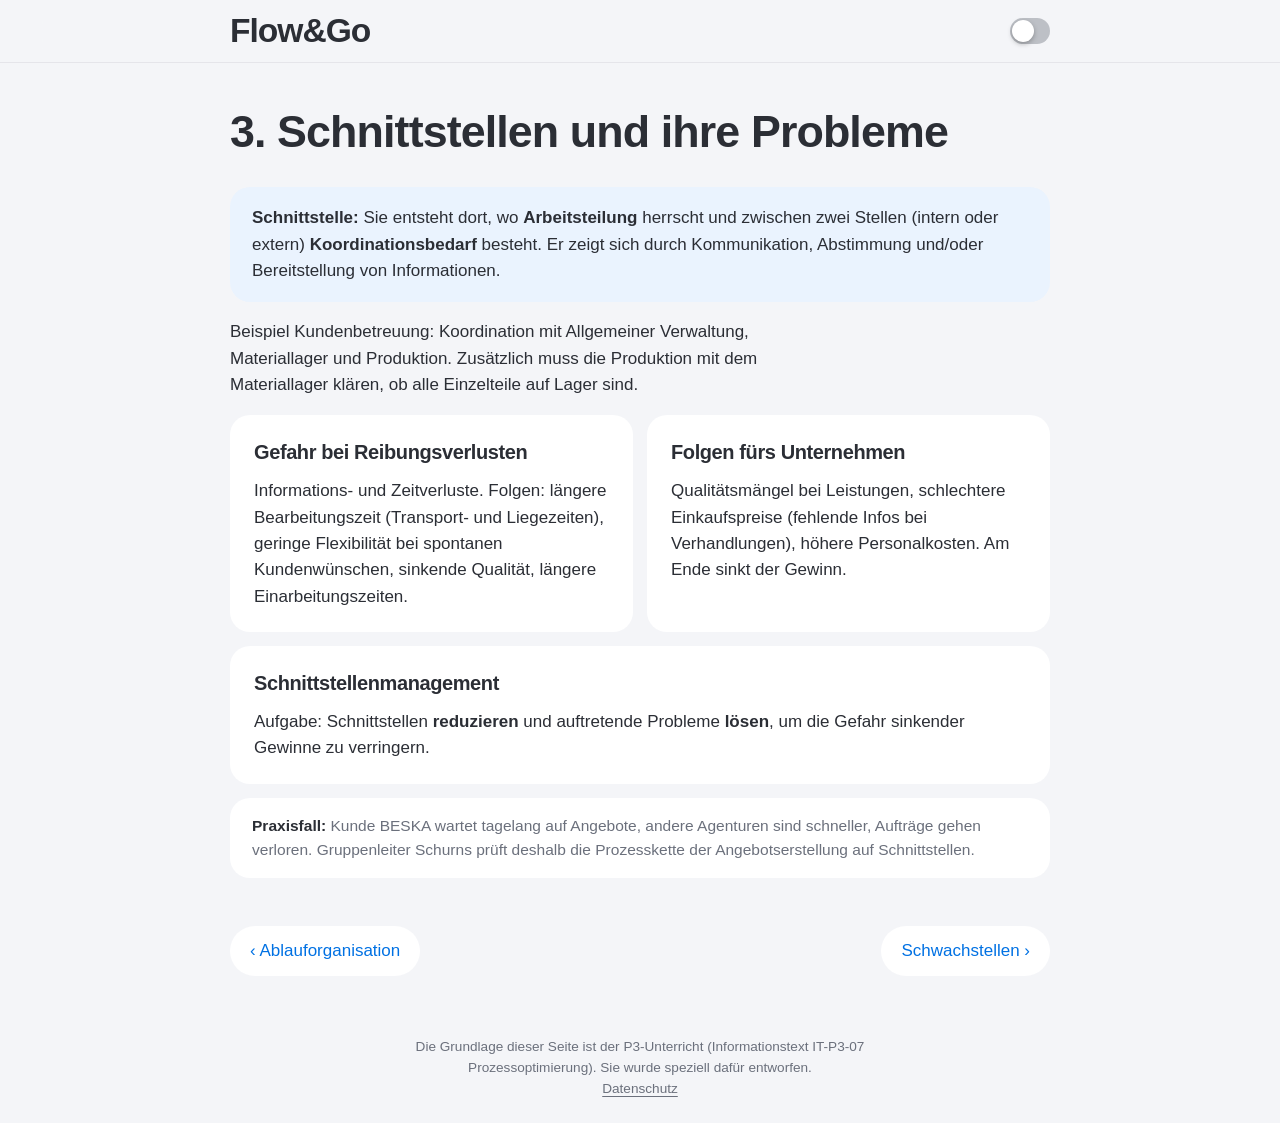
<file: pages/schnittstellen.html>
<!DOCTYPE html>
<html lang="de">
<head>
<meta charset="utf-8">
<meta name="viewport" content="width=device-width, initial-scale=1, viewport-fit=cover">
<meta name="description" content="Koordinationsbedarf, Folgen und Management">
<title>Flow&amp;Go</title>
<link rel="icon" type="image/png" href="[data-uri]">
<script src="../js/theme-init.js"></script>
<link rel="stylesheet" href="../css/tokens.css">
<link rel="stylesheet" href="../css/base.css">
<link rel="stylesheet" href="../css/layout.css">
<link rel="stylesheet" href="../css/components.css">
<link rel="stylesheet" href="../css/motion.css">
</head>
<body>
<a class="skip" href="#inhalt">Zum Inhalt springen</a>
<header class="bar"><a class="brand" href="../index.html">Flow&amp;Go</a><button id="theme" type="button" role="switch" aria-checked="false" aria-label="Dunkelmodus"></button></header>
<main id="inhalt">
<article class="page" id="schnitt">
<h2>3. Schnittstellen und ihre Probleme</h2>
<div class="def"><b>Schnittstelle:</b> Sie entsteht dort, wo <b>Arbeitsteilung</b> herrscht und zwischen zwei Stellen (intern oder extern) <b>Koordinationsbedarf</b> besteht. Er zeigt sich durch Kommunikation, Abstimmung und/oder Bereitstellung von Informationen.</div>
<p>Beispiel Kundenbetreuung: Koordination mit Allgemeiner Verwaltung, Materiallager und Produktion. Zusätzlich muss die Produktion mit dem Materiallager klären, ob alle Einzelteile auf Lager sind.</p>
<div class="grid">
<div class="card"><h3>Gefahr bei Reibungsverlusten</h3>Informations- und Zeitverluste. Folgen: längere Bearbeitungszeit (Transport- und Liegezeiten), geringe Flexibilität bei spontanen Kundenwünschen, sinkende Qualität, längere Einarbeitungszeiten.</div>
<div class="card"><h3>Folgen fürs Unternehmen</h3>Qualitätsmängel bei Leistungen, schlechtere Einkaufspreise (fehlende Infos bei Verhandlungen), höhere Personalkosten. Am Ende sinkt der Gewinn.</div>
</div>
<div class="card"><h3>Schnittstellenmanagement</h3>Aufgabe: Schnittstellen <b>reduzieren</b> und auftretende Probleme <b>lösen</b>, um die Gefahr sinkender Gewinne zu verringern.</div>
<div class="bsp"><b>Praxisfall:</b> Kunde BESKA wartet tagelang auf Angebote, andere Agenturen sind schneller, Aufträge gehen verloren. Gruppenleiter Schurns prüft deshalb die Prozesskette der Angebotserstellung auf Schnittstellen.</div>
<nav class="pager" aria-label="Kapitelnavigation"><a href="ablauforganisation.html" rel="prev">‹ Ablauforganisation</a><a href="schwachstellen.html" rel="next">Schwachstellen ›</a></nav>
</article>
</main>
<footer><p>Die Grundlage dieser Seite ist der P3-Unterricht (Informationstext IT-P3-07 Prozessoptimierung). Sie wurde speziell dafür entworfen.</p><p><a href="datenschutz.html">Datenschutz</a></p></footer>
<script src="../js/main.js" defer></script>
</body>
</html>
</file>
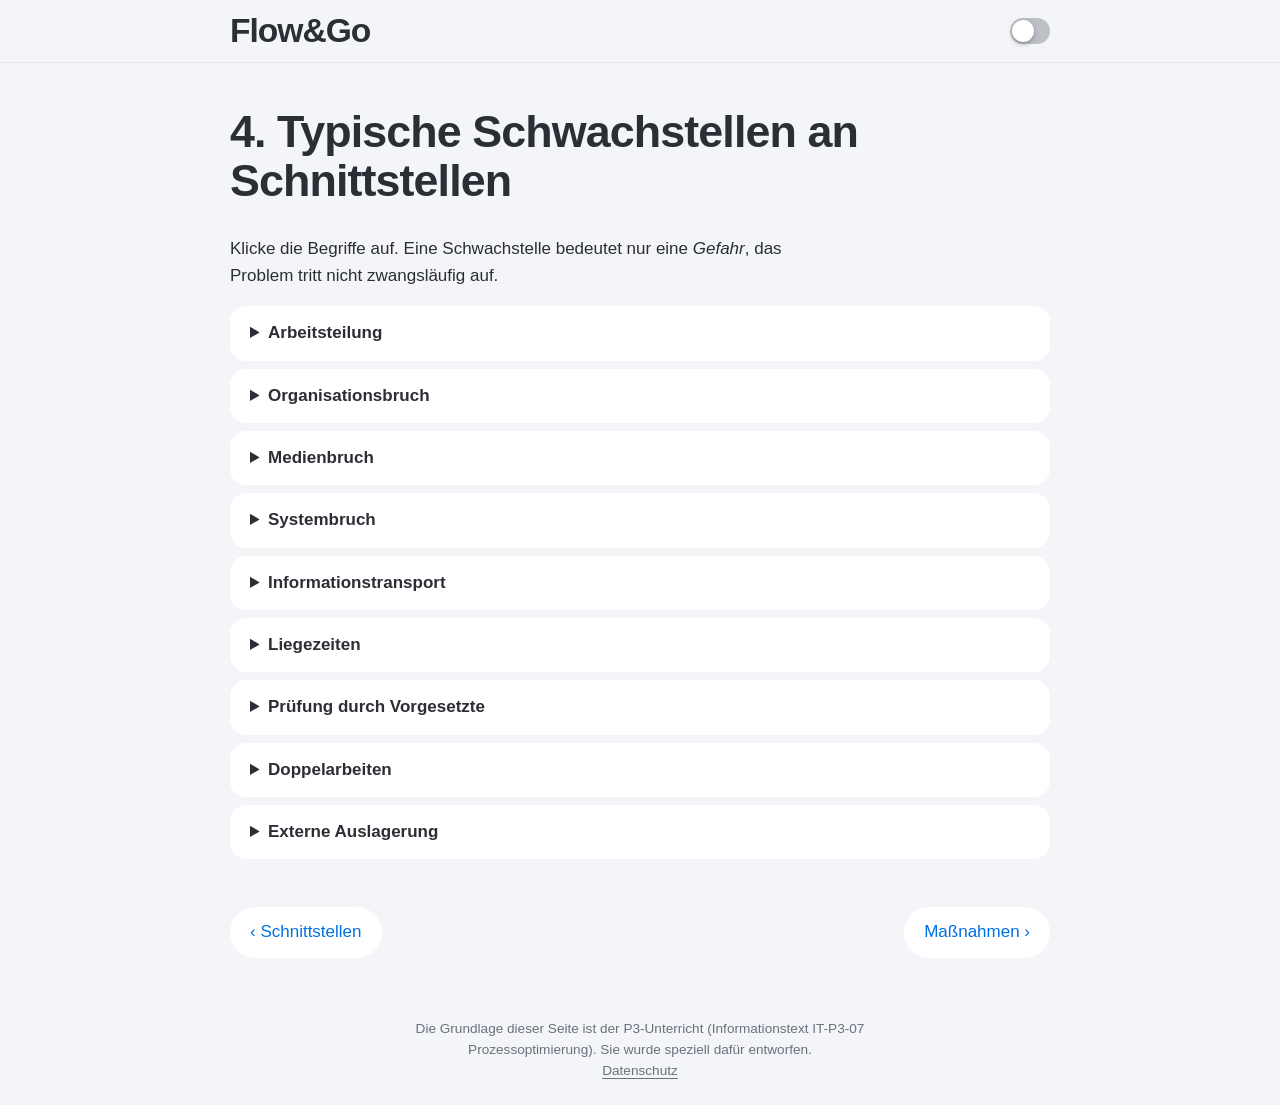
<file: pages/schwachstellen.html>
<!DOCTYPE html>
<html lang="de">
<head>
<meta charset="utf-8">
<meta name="viewport" content="width=device-width, initial-scale=1, viewport-fit=cover">
<meta name="description" content="Medienbruch, Liegezeiten, Doppelarbeiten und mehr">
<title>Flow&amp;Go</title>
<link rel="icon" type="image/png" href="[data-uri]">
<script src="../js/theme-init.js"></script>
<link rel="stylesheet" href="../css/tokens.css">
<link rel="stylesheet" href="../css/base.css">
<link rel="stylesheet" href="../css/layout.css">
<link rel="stylesheet" href="../css/components.css">
<link rel="stylesheet" href="../css/motion.css">
</head>
<body>
<a class="skip" href="#inhalt">Zum Inhalt springen</a>
<header class="bar"><a class="brand" href="../index.html">Flow&amp;Go</a><button id="theme" type="button" role="switch" aria-checked="false" aria-label="Dunkelmodus"></button></header>
<main id="inhalt">
<article class="page" id="schwach">
<h2>4. Typische Schwachstellen an Schnittstellen</h2>
<p>Klicke die Begriffe auf. Eine Schwachstelle bedeutet nur eine <i>Gefahr</i>, das Problem tritt nicht zwangsläufig auf.</p>
<details><summary>Arbeitsteilung</summary><p>Kann den Prozess verlangsamen und Fehler vermehren; Einarbeitungs- und Transportzeiten führen zu Ineffizienz. <i>Beispiel:</i> Vier Mitarbeiter erfassen Anfrage, prüfen Daten, klären mit Lager/Produktion und erstellen das Angebot.</p></details>
<details><summary>Organisationsbruch</summary><p>Erhöht Transportzeiten und ist eine Fehlerquelle. <i>Beispiel:</i> Die Kundendaten- und Bonitätsprüfung macht eine andere Abteilung statt der Kundenbetreuung.</p></details>
<details><summary>Medienbruch</summary><p>Verschiedene Medien werden genutzt, Informationen müssen transformiert werden. <i>Beispiel:</i> Anfrage per Post, Eingabe in die Software, Angebot ausdrucken und wieder per Post senden.</p></details>
<details><summary>Systembruch</summary><p>Es wird mit verschiedenen Systemen gearbeitet. <i>Beispiel:</i> SAP in der Verwaltung, ein Spezialsystem in der Produktion, in dem Aufträge erneut erfasst werden.</p></details>
<details><summary>Informationstransport</summary><p>Wenn mehrere Mitarbeiter am Prozess arbeiten, müssen Informationen weitergegeben werden, z. B. per E-Mail oder Schriftstück. <i>Beispiel:</i> Mailanfrage an das Lager und Antwortmail.</p></details>
<details><summary>Liegezeiten</summary><p>Ein Vorgang „liegt“, bis der Mitarbeiter Zeit hat; die Bearbeitungszeit verlängert sich an jeder Schnittstelle um die Liegezeit.</p></details>
<details><summary>Prüfung durch Vorgesetzte</summary><p>Müssen alle Angebote vom Abteilungsleiter geprüft werden, entstehen zusätzliche Liegezeiten.</p></details>
<details><summary>Doppelarbeiten</summary><p>Kundendaten werden von mehreren Mitarbeitern erfasst, oft durch Systembrüche. <i>Beispiel:</i> Erfassung in SAP und im Produktionssystem.</p></details>
<details><summary>Externe Auslagerung</summary><p>Teile eines Auftrags gehen an Externe, etwa bei zu großem Volumen oder wenn Spezialisten gefragt sind. Fehlt die Abstimmung, entstehen Fehler.</p></details>
<nav class="pager" aria-label="Kapitelnavigation"><a href="schnittstellen.html" rel="prev">‹ Schnittstellen</a><a href="massnahmen.html" rel="next">Maßnahmen ›</a></nav>
</article>
</main>
<footer><p>Die Grundlage dieser Seite ist der P3-Unterricht (Informationstext IT-P3-07 Prozessoptimierung). Sie wurde speziell dafür entworfen.</p><p><a href="datenschutz.html">Datenschutz</a></p></footer>
<script src="../js/main.js" defer></script>
</body>
</html>
</file>
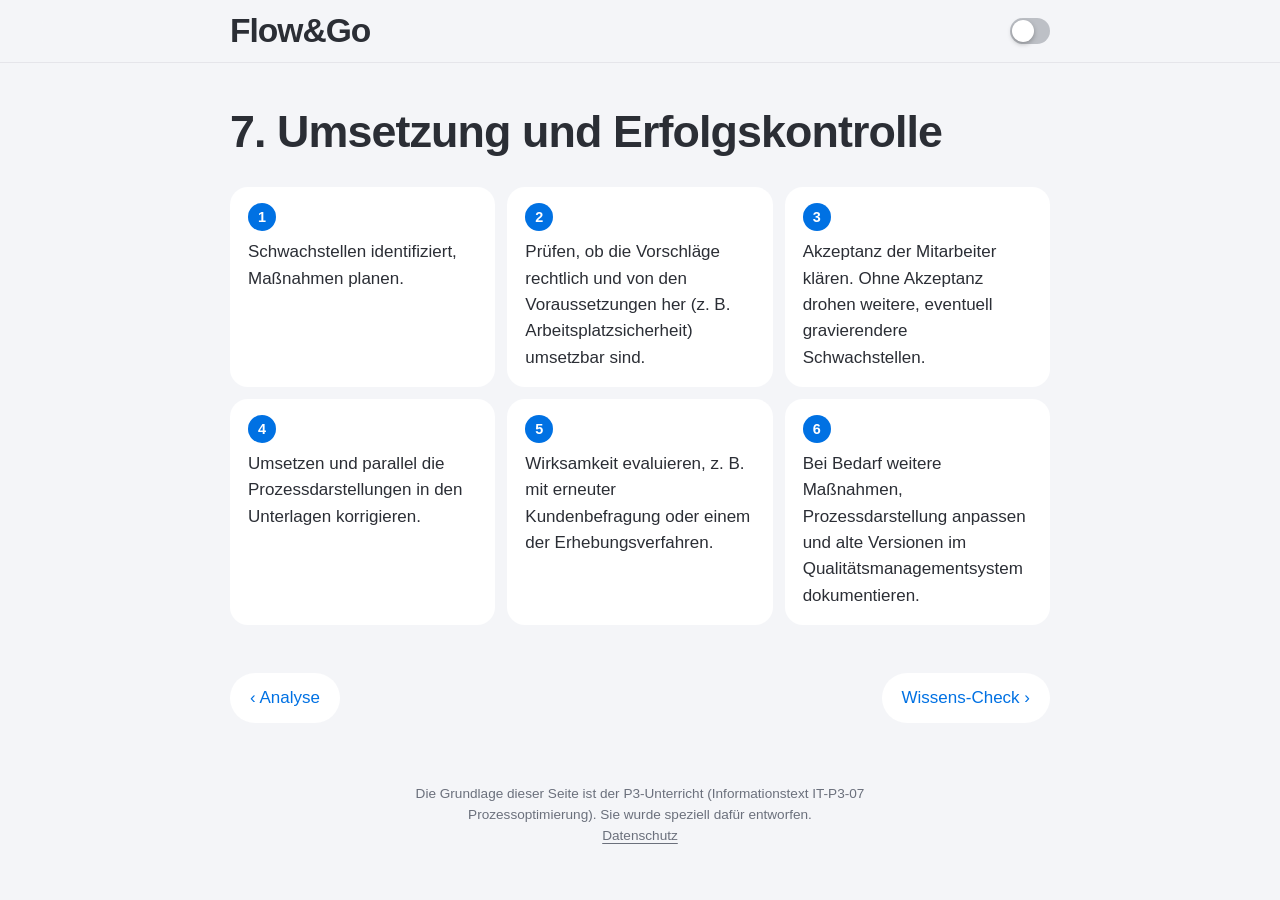
<file: pages/umsetzung.html>
<!DOCTYPE html>
<html lang="de">
<head>
<meta charset="utf-8">
<meta name="viewport" content="width=device-width, initial-scale=1, viewport-fit=cover">
<meta name="description" content="Prüfen, einführen, Erfolg kontrollieren">
<title>Flow&amp;Go</title>
<link rel="icon" type="image/png" href="[data-uri]">
<script src="../js/theme-init.js"></script>
<link rel="stylesheet" href="../css/tokens.css">
<link rel="stylesheet" href="../css/base.css">
<link rel="stylesheet" href="../css/layout.css">
<link rel="stylesheet" href="../css/components.css">
<link rel="stylesheet" href="../css/motion.css">
</head>
<body>
<a class="skip" href="#inhalt">Zum Inhalt springen</a>
<header class="bar"><a class="brand" href="../index.html">Flow&amp;Go</a><button id="theme" type="button" role="switch" aria-checked="false" aria-label="Dunkelmodus"></button></header>
<main id="inhalt">
<article class="page" id="umsetzung">
<h2>7. Umsetzung und Erfolgskontrolle</h2>
<div class="cycle">
<div>Schwachstellen identifiziert, Maßnahmen planen.</div>
<div>Prüfen, ob die Vorschläge rechtlich und von den Voraussetzungen her (z. B. Arbeitsplatzsicherheit) umsetzbar sind.</div>
<div>Akzeptanz der Mitarbeiter klären. Ohne Akzeptanz drohen weitere, eventuell gravierendere Schwachstellen.</div>
<div>Umsetzen und parallel die Prozessdarstellungen in den Unterlagen korrigieren.</div>
<div>Wirksamkeit evaluieren, z. B. mit erneuter Kundenbefragung oder einem der Erhebungsverfahren.</div>
<div>Bei Bedarf weitere Maßnahmen, Prozessdarstellung anpassen und alte Versionen im Qualitätsmanagementsystem dokumentieren.</div>
</div>
<nav class="pager" aria-label="Kapitelnavigation"><a href="analyse.html" rel="prev">‹ Analyse</a><a href="quiz.html" rel="next">Wissens-Check ›</a></nav>
</article>
</main>
<footer><p>Die Grundlage dieser Seite ist der P3-Unterricht (Informationstext IT-P3-07 Prozessoptimierung). Sie wurde speziell dafür entworfen.</p><p><a href="datenschutz.html">Datenschutz</a></p></footer>
<script src="../js/main.js" defer></script>
</body>
</html>
</file>
<file: css/tokens.css>
/* Farben und Grundwerte. Dark Mode wird per data-theme="dark" am <html> gesetzt (js/theme-init.js). */
:root{--bg:#f4f5f8;--sf:#fff;--ink:#2b2e35;--mut:#6b707c;--ac:#0071e3;--on-ac:#fff;--ac2:#eaf3fe;--bd:#e5e5ea;--ok:#248a3d;--bad:#d70015;--radius:20px;--ease:cubic-bezier(.22,.61,.36,1);color-scheme:light}
:root[data-theme="dark"]{--bg:#1f232b;--sf:#2a2f39;--ink:#e8eaee;--mut:#a3a9b5;--ac:#5aa9f5;--on-ac:#0f1b2a;--ac2:#27394f;--bd:#3c424e;--ok:#30d158;--bad:#ff453a;color-scheme:dark}
</file>
<file: css/base.css>
/* Reset, Typografie, Grundelemente */
*,*::before,*::after{box-sizing:border-box}
html{scroll-padding-top:80px;-webkit-text-size-adjust:100%}
body{margin:0;background:var(--bg);color:var(--ink);font:17px/1.55 -apple-system,BlinkMacSystemFont,"SF Pro Text","Inter","Segoe UI",Roboto,Helvetica,Arial,sans-serif;-webkit-font-smoothing:antialiased}
h1,h2,h3{font-family:-apple-system,BlinkMacSystemFont,"SF Pro Display","Inter","Segoe UI",Helvetica,Arial,sans-serif;letter-spacing:-.02em;margin:0 0 .5em}
h1{font-size:clamp(2.4rem,7vw,4.2rem);line-height:1.05;font-weight:700}
h2{font-size:clamp(1.9rem,5vw,2.8rem);line-height:1.1;font-weight:700;margin-bottom:.7em}
h3{font-size:1.25rem;font-weight:600;margin-top:1.6em}
p{max-width:65ch}
ul{padding-left:1.2em}
li{margin:.3em 0}
button{font:inherit;cursor:pointer}
:focus-visible{outline:3px solid var(--ac);outline-offset:2px}
.skip{position:absolute;left:-999px;top:8px;z-index:20;background:var(--ac);color:var(--on-ac);padding:8px 14px;border-radius:10px}
.skip:focus{left:8px}
</file>
<file: css/layout.css>
/* Kopfleiste, Seitenrahmen, Startseite, Seiten-Navigation, Fußzeile */
.bar{position:sticky;top:0;z-index:10;display:flex;align-items:center;background:color-mix(in srgb,var(--bg) 80%,transparent);-webkit-backdrop-filter:saturate(180%) blur(20px);backdrop-filter:saturate(180%) blur(20px);border-bottom:1px solid var(--bd);padding:calc(14px + env(safe-area-inset-top,0px)) max(20px,calc((100% - 860px)/2 + 20px)) 14px}
.brand{color:var(--ink);text-decoration:none;font-weight:800;font-size:2.1rem;letter-spacing:-.03em;line-height:1}
#theme{margin-left:auto;position:relative;flex:none;width:40px;height:26px;border-radius:13px;border:0;padding:0;background:color-mix(in srgb,var(--mut) 40%,var(--bg))}
#theme::after{content:"";position:absolute;top:2px;left:2px;width:22px;height:22px;border-radius:50%;background:#fff;box-shadow:0 2px 5px rgba(0,0,0,.28)}
#theme[aria-checked=true]{background:var(--ac)}
#theme[aria-checked=true]::after{transform:translateX(14px)}
#theme:active::after{width:27px}
#theme[aria-checked=true]:active::after{transform:translateX(9px)}
main{max-width:860px;margin:0 auto;padding:44px 20px 40px}
#home{text-align:center;padding-top:28px}
#home .sub{color:var(--mut);font-size:clamp(1.1rem,2.5vw,1.4rem);max-width:34em;margin:0 auto 48px}
.tiles{display:grid;grid-template-columns:repeat(auto-fit,minmax(240px,1fr));gap:14px;text-align:left}
.tile{display:block;background:var(--sf);border-radius:22px;padding:24px;color:var(--ink);text-decoration:none;min-height:150px}
.tile h3{margin-top:0}
.tile small{color:var(--ac);font-weight:600}
.tile p{color:var(--mut);margin:.3em 0 0;font-size:.95rem}
.pager{display:flex;justify-content:space-between;gap:12px;margin-top:48px;flex-wrap:wrap}
.pager a{background:var(--sf);color:var(--ac);text-decoration:none;padding:12px 20px;border-radius:980px;font-weight:500}
footer{text-align:center;color:var(--mut);font-size:.85rem;padding:20px 20px calc(24px + env(safe-area-inset-bottom,0px))}
footer p{margin:0 auto}
footer a{color:inherit;text-decoration:underline;text-underline-offset:3px}
</file>
<file: css/components.css>
/* Wiederverwendbare Bausteine */
.card{background:var(--sf);border-radius:var(--radius);padding:22px 24px;margin:14px 0}
.card h3{margin-top:0}
.grid{display:grid;grid-template-columns:repeat(auto-fit,minmax(250px,1fr));gap:14px;margin:14px 0}
.grid .card{margin:0}
.def{background:var(--ac2);border-radius:var(--radius);padding:18px 22px;margin:16px 0}
.bsp{background:var(--sf);border-radius:var(--radius);padding:16px 22px;margin:14px 0;color:var(--mut);font-size:.97rem}
.bsp b{color:var(--ink)}
.tabs{display:flex;flex-wrap:wrap;gap:8px;margin:14px 0}
.tab{border:0;background:var(--sf);color:var(--ink);padding:8px 16px;border-radius:980px}
.tab[aria-selected=true]{background:var(--ac);color:var(--on-ac)}
.panel[hidden]{display:none}
details{background:var(--sf);border-radius:16px;margin:8px 0;padding:0 20px}
summary{padding:14px 0;font-weight:600;cursor:pointer}
details[open] summary{color:var(--ac)}
details p{margin:0 0 16px;color:var(--mut)}
.scroll{overflow-x:auto;border-radius:16px}
table{width:100%;border-collapse:collapse;background:var(--sf);font-size:.97rem}
th,td{text-align:left;padding:12px 16px;border-bottom:1px solid var(--bd);vertical-align:top}
th{color:var(--mut);font-weight:600;font-size:.88rem}
tr:last-child td{border-bottom:0}
.cycle{display:grid;grid-template-columns:repeat(auto-fit,minmax(200px,1fr));gap:12px;counter-reset:s}
.cycle div{background:var(--sf);border-radius:18px;padding:16px 18px;counter-increment:s}
.cycle div::before{content:counter(s);display:grid;place-items:center;width:28px;height:28px;border-radius:50%;background:var(--ac);color:var(--on-ac);font-weight:600;font-size:.9rem;margin-bottom:8px}
.todo{background:#fff3b0;color:#2b2e35;padding:0 4px;border-radius:4px}
</file>
<file: css/motion.css>
/* Animationen und Übergänge. Hinweis: "backwards" statt "both", damit Hover-Effekte nach dem Einblenden weiter funktionieren. */
@keyframes fade{from{opacity:0}to{opacity:1}}
@keyframes fo{to{opacity:0}}
@keyframes pop{from{opacity:0;transform:scale(.97)}to{opacity:1;transform:none}}
@keyframes rise{from{opacity:0;transform:translateY(14px)}to{opacity:1;transform:none}}
body{transition:background-color .6s ease,color .6s ease}
.card,.def,.bsp,details,table,.tile,.opt,.cycle div,.pager a,.tab,.bar{transition:background-color .6s ease,border-color .4s ease,color .4s ease,transform .45s var(--ease)}
#theme{transition:background-color .5s ease}
#theme::after{transition:transform .5s cubic-bezier(.3,.7,.2,1),width .3s ease}
main{animation:fade .7s var(--ease) backwards}
body.leaving main{animation:fo .22s ease forwards}
.panel:not([hidden]),details[open]>p{animation:pop .6s ease}
.tile{animation:rise .9s var(--ease) backwards}
.tile:nth-child(2){animation-delay:.08s}.tile:nth-child(3){animation-delay:.16s}.tile:nth-child(4){animation-delay:.24s}.tile:nth-child(5){animation-delay:.32s}.tile:nth-child(6){animation-delay:.4s}.tile:nth-child(7){animation-delay:.48s}.tile:nth-child(8){animation-delay:.56s}
.tile:hover{transform:scale(1.02)}
.card:hover,.cycle div:hover,.pager a:hover{transform:translateY(-2px)}
.tile:active,.pager a:active,.opt:active,.tab:active{transform:scale(.97)}
@media(prefers-reduced-motion:reduce){*,*::before,*::after{animation:none!important;transition:none!important}}
</file>
<file: css/quiz.css>
/* Wissens-Check: eine Frage nach der anderen, Auswertung am Ende */
.qprog{display:flex;align-items:center;gap:14px;margin:8px 0 18px}
#progress{font-size:.95rem;color:var(--mut);white-space:nowrap}
.track{flex:1;height:6px;border-radius:3px;background:var(--bd);overflow:hidden}
#fill{display:block;height:100%;width:0;background:var(--ac);border-radius:3px;transition:width .5s var(--ease)}
fieldset.q{border:0;margin:0;padding:0;min-width:0}
.q legend{padding:0;margin-bottom:14px;font-weight:600;font-size:1.3rem;line-height:1.3;letter-spacing:-.01em}
.opt{position:relative;display:flex;align-items:center;gap:12px;background:var(--sf);color:var(--ink);border:2px solid transparent;border-radius:14px;padding:14px 16px;margin:8px 0;cursor:pointer}
.opt input{position:absolute;opacity:0;pointer-events:none}
.opt::before{content:"";flex:none;width:18px;height:18px;border-radius:50%;border:2px solid var(--mut)}
.opt:hover{border-color:var(--ac)}
.opt:focus-within{outline:3px solid var(--ac);outline-offset:2px}
.opt.sel{border-color:var(--ac)}
.opt.sel::before{border-color:var(--ac);background:radial-gradient(circle,var(--ac) 45%,transparent 50%)}
.qnav{display:flex;justify-content:space-between;gap:12px;margin-top:22px}
#next{background:var(--ac);color:var(--on-ac)}
.qnav .tab{padding:11px 22px}
.qnav .tab:disabled{opacity:.4;cursor:not-allowed}
[hidden]{display:none!important}
.big{font-size:1.2rem}
.rv{background:var(--sf);border-radius:var(--radius);padding:14px 20px;margin:12px 0;border-left:5px solid var(--bad)}
.rv.right{border-left-color:var(--ok)}
.rv p{margin:.25em 0}
.rv .rq{font-weight:600}
.rv .fb{font-size:.93rem;color:var(--mut)}
</file>
